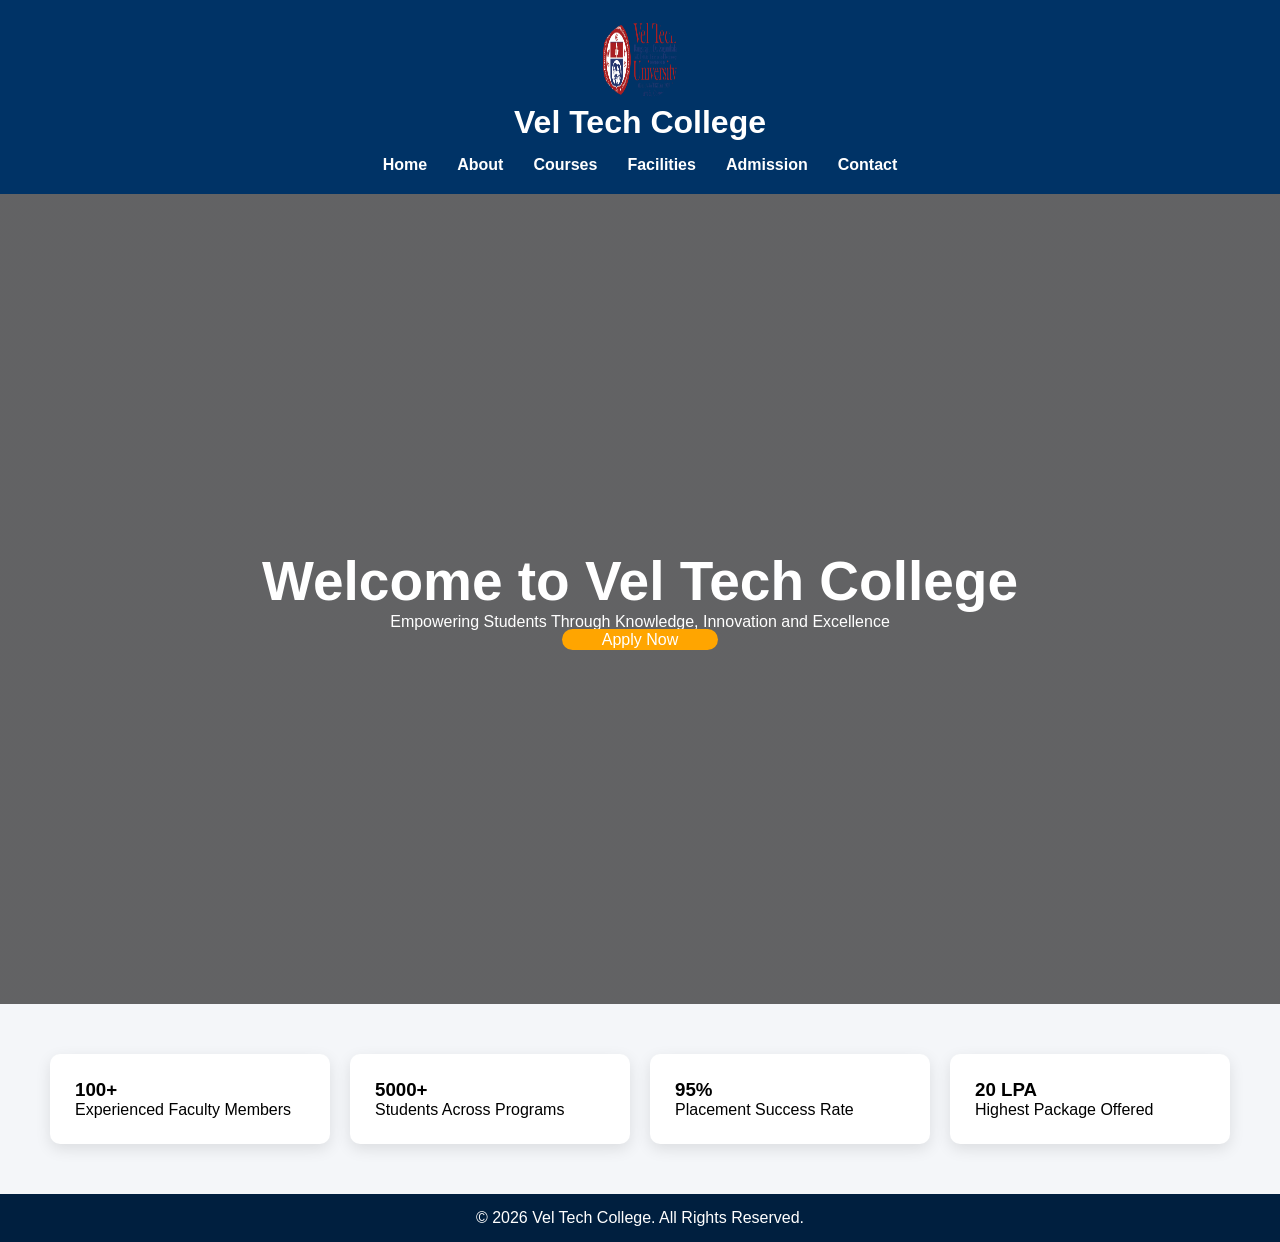
<file: new file/12/index.html>
<!DOCTYPE html>
<html lang="en">
<head>
<meta charset="UTF-8">
<meta name="viewport" content="width=device-width, initial-scale=1.0">
<title>Vel Tech College</title>
<link rel="stylesheet" href="style.css">
</head>
<body>

<header>
    <div class="logo-section">
        <img src="logo.png" alt="College Logo" class="logo">
        <h1>Vel Tech College</h1>
    </div>

    <nav>
        <ul>
            <li><a href="index.html">Home</a></li>
            <li><a href="about.html">About</a></li>
            <li><a href="courses.html">Courses</a></li>
            <li><a href="facilities.html">Facilities</a></li>
            <li><a href="admission.html">Admission</a></li>
            <li><a href="contact.html">Contact</a></li>
        </ul>
    </nav>
</header>

<section class="hero">
    <div>
        <h2>Welcome to Vel Tech College</h2>
        <p>Empowering Students Through Knowledge, Innovation and Excellence</p>
        <a href="admission.html" class="btn">Apply Now</a>
    </div>
</section>

<section class="cards-container">
    <div class="card">
        <h3>100+</h3>
        <p>Experienced Faculty Members</p>
    </div>

    <div class="card">
        <h3>5000+</h3>
        <p>Students Across Programs</p>
    </div>

    <div class="card">
        <h3>95%</h3>
        <p>Placement Success Rate</p>
    </div>

    <div class="card">
        <h3>20 LPA</h3>
        <p>Highest Package Offered</p>
    </div>
</section>

<footer>
    <p>© 2026 Vel Tech College. All Rights Reserved.</p>
</footer>

</body>
</html>
</file>
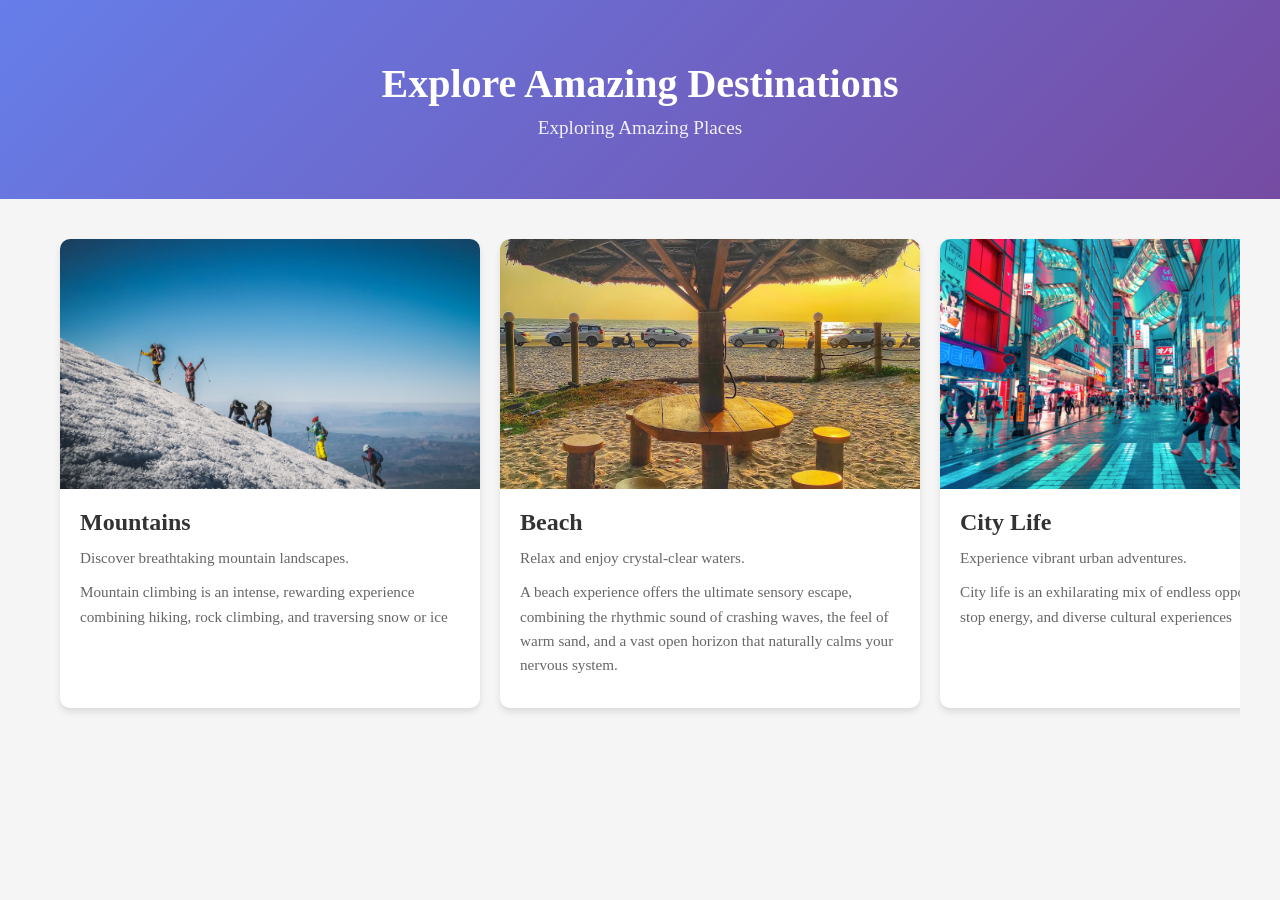
<file: 23/new.html>
<!DOCTYPE html>
<html lang="en">
<head>
    <meta charset="UTF-8">
    <meta name="viewport" content="width=device-width, initial-scale=1.0">
    <title>Interactive Cards Landing Page</title>
    <link rel="stylesheet" href="style.css">
</head>
<body>

    <section class="hero">
        <h1>Explore Amazing Destinations</h1>
        <p>Exploring Amazing Places</p>
    </section>

    <section class="cards-container">

        <div class="card">
            <img src="mount.png" alt="Mountains">
            <div class="content">
                <h3>Mountains</h3>
                <p>Discover breathtaking mountain landscapes.</p>
                <p>Mountain climbing is an intense, rewarding experience combining hiking, rock climbing, and traversing snow or ice</p>
            </div>
        </div>

        <div class="card">
            <img src="beach.png" alt="Beach">
            <div class="content">
                <h3>Beach</h3>
                <p>Relax and enjoy crystal-clear waters.</p>
                <p>A beach experience offers the ultimate sensory escape, combining the rhythmic sound of crashing waves, the feel of warm sand, and a vast open horizon that naturally calms your nervous system.</p>
            </div>
        </div>

        <div class="card">
            <img src="city.png" alt="City">
            <div class="content">
                <h3>City Life</h3>
                <p>Experience vibrant urban adventures.</p>
                <p>City life is an exhilarating mix of endless opportunities, non-stop energy, and diverse cultural experiences</p>
            </div>
        </div>
        <div class="card">
            <img src="forest.png" alt="Forest">
            <div class="content">
                <h3>Forest</h3>
                <p>Immerse yourself in serene nature.</p>
                <p>Forest bathing, or shinrin-yoku, is a therapeutic practice that immerses you in the sights, sounds, and smells of the forest, reducing stress and boosting well-being.</p>
        </div>
        </div>
        <div class="card">
            <img src="desert.png" alt="Desert">
            <div class="content">
                <h3>Desert</h3>
                <p>Experience the unique beauty of deserts.</p>
                <p>Desert landscapes offer a unique blend of stark beauty, extreme conditions, and rich cultural history, making them fascinating destinations for adventure seekers and nature lovers alike.</p>
            </div>
        </div>
    </section>

</body>
</html>
</file>
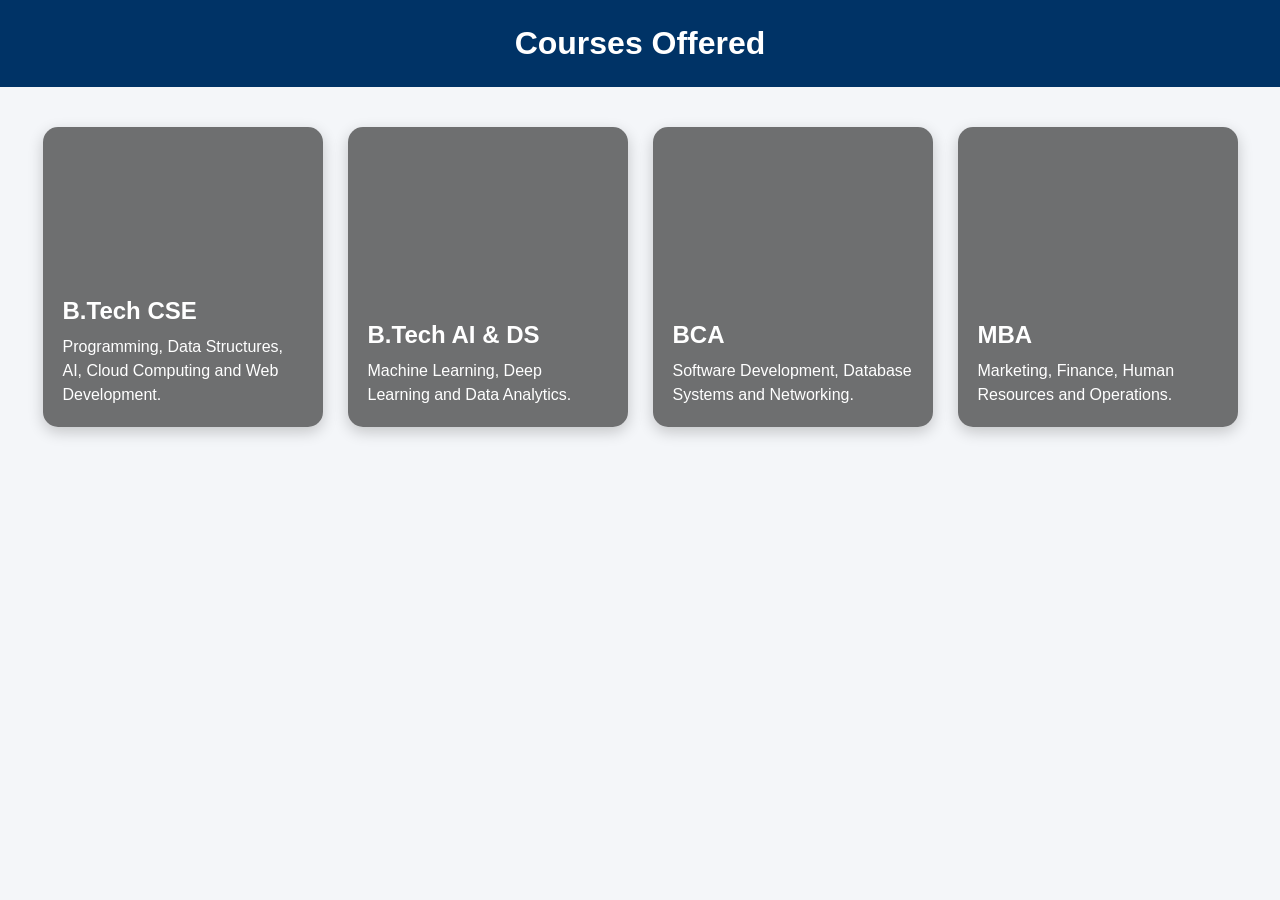
<file: new file/12/courses.html>
<!DOCTYPE html>
<html>
<head>
<title>Courses Offered</title>

<style>

*{
    margin:0;
    padding:0;
    box-sizing:border-box;
    font-family:Arial, sans-serif;
}

body{
    background:#f4f6f9;
}

header{
    background:#003366;
    color:white;
    text-align:center;
    padding:25px;
}

.cards-container{
    display:flex;
    justify-content:center;
    flex-wrap:wrap;
    gap:25px;
    padding:40px;
}

.card{
    width:280px;
    height:300px;
    border-radius:15px;
    overflow:hidden;
    position:relative;
    background-size:cover;
    background-position:center;
    box-shadow:0 5px 15px rgba(0,0,0,0.2);
    transition:0.3s;
}

.card:hover{
    transform:translateY(-8px);
}

.card::before{
    content:"";
    position:absolute;
    top:0;
    left:0;
    width:100%;
    height:100%;
    background:rgba(0,0,0,0.55);
}

.card-content{
    position:absolute;
    bottom:20px;
    left:20px;
    right:20px;
    color:white;
    z-index:1;
}

.card-content h3{
    margin-bottom:10px;
    font-size:24px;
}

.card-content p{
    line-height:1.5;
}

/* Course Images */

.cse{
    background-image:url('https://images.unsplash.com/photo-1515879218367-8466d910aaa4?w=800');
}

.ai{
    background-image:url('https://images.unsplash.com/photo-1485827404703-89b55fcc595e?w=800');
}

.bca{
    background-image:url('https://images.unsplash.com/photo-1516321318423-f06f85e504b3?w=800');
}

.mba{
    background-image:url('https://images.unsplash.com/photo-1552664730-d307ca884978?w=800');
}

</style>
</head>

<body>

<header>
<h1>Courses Offered</h1>
</header>

<section class="cards-container">

<div class="card cse">
    <div class="card-content">
        <h3>B.Tech CSE</h3>
        <p>
        Programming, Data Structures, AI, Cloud Computing and Web Development.
        </p>
    </div>
</div>

<div class="card ai">
    <div class="card-content">
        <h3>B.Tech AI & DS</h3>
        <p>
        Machine Learning, Deep Learning and Data Analytics.
        </p>
    </div>
</div>

<div class="card bca">
    <div class="card-content">
        <h3>BCA</h3>
        <p>
        Software Development, Database Systems and Networking.
        </p>
    </div>
</div>

<div class="card mba">
    <div class="card-content">
        <h3>MBA</h3>
        <p>
        Marketing, Finance, Human Resources and Operations.
        </p>
    </div>
</div>

</section>

</body>
</html>
</file>
<file: new file/12/style.css>
*{
margin:0;
padding:0;
box-sizing:border-box;
font-family:Arial,sans-serif;
}

body{
background:#f4f6f9;
}

header{
background:#003366;
color:white;
padding:20px;
text-align:center;
}

.logo{
width:80px;
height:80px;
border-radius:50%;
}

nav ul{
display:flex;
justify-content:center;
list-style:none;
margin-top:15px;
}

nav ul li{
margin:0 15px;
}

nav ul li a{
color:white;
text-decoration:none;
font-weight:bold;
}

.hero{
height:90vh;
display:flex;
justify-content:center;
align-items:center;
text-align:center;
color:white;
background:linear-gradient(rgba(0,0,0,0.6),rgba(0,0,0,0.6)),
url("https://images.unsplash.com/photo-1562774053-701939374585");
background-size:cover;
background-position:center;
}

.hero h2{
font-size:55px;
}

.btn{
background:orange;
gap: 300px;
padding:2px 40px;
color:white;
text-decoration:none;
border-radius:20px;
margin-top:20px;
}

.cards-container{
display:grid;
grid-template-columns:repeat(auto-fit,minmax(250px,1fr));
gap:20px;
padding:50px;
}

.card{
background:white;
padding:25px;
border-radius:10px;
box-shadow:0 5px 15px rgba(0,0,0,0.1);
transition:0.4s;
}
.card-button{
    padding-top: 200%;
}

.card:hover{
transform:translateY(-10px);
}

.page-section{
padding:50px;
}

button{
background:#003366;
color:white;
padding:12px 25px;
border:none;
cursor:pointer;
margin-top:65px;
}

footer{
background:#001f3f;
color:white;
text-align:center;
padding:15px;
}
</file>
<file: 23/style.css>
* {
    margin: 0;
    padding: 0;
    box-sizing: border-box;
}

body {
    font-family:Romantimes, serif;
    background-color: #f5f5f5;
}

.hero {
    text-align: center;
    padding: 60px 20px;
    background: linear-gradient(135deg, #667eea 0%, #764ba2 100%);
    color: white;
}

.hero h1 {
    font-size: 2.5em;
    margin-bottom: 10px;
}

.hero p {
    font-size: 1.2em;
    opacity: 0.9;
}

.cards-container {
    display: flex;
    gap: 20px;
    padding: 40px 20px;
    max-width: 1200px;
    margin: 0 auto;
    overflow-x: auto;
}

.card {
    flex: 0 0 420px;
    background: white;
    border-radius: 10px;
    overflow: hidden;
    box-shadow: 0 4px 6px rgba(0, 0, 0, 0.1);
    transition: transform 0.3s ease, box-shadow 0.3s ease;
    scroll-snap-align: center;
    animation: slide 20s infinite;
}
@keyframes slide {
    0% {
        transform: translateX(0);
    }
    50% {
        transform: translateX(-100%);
    }
    100%{
        transform: translateX(0);
    }
}

.card:hover {
    transform: translateY(-5px);
    box-shadow: 0 8px 12px rgba(0, 0, 0, 0.2);
}

.card img {
    width: 100%;
    height: 250px;
    object-fit: cover;
    display: block;
}

.card .content {
    padding: 20px;
}

.card h3 {
    color: #333;
    margin-bottom: 10px;
    font-size: 1.5em;
}

.card p {
    color: #666;
    line-height: 1.6;
    margin-bottom: 10px;
    font-size: 0.95em;
}
</file>
